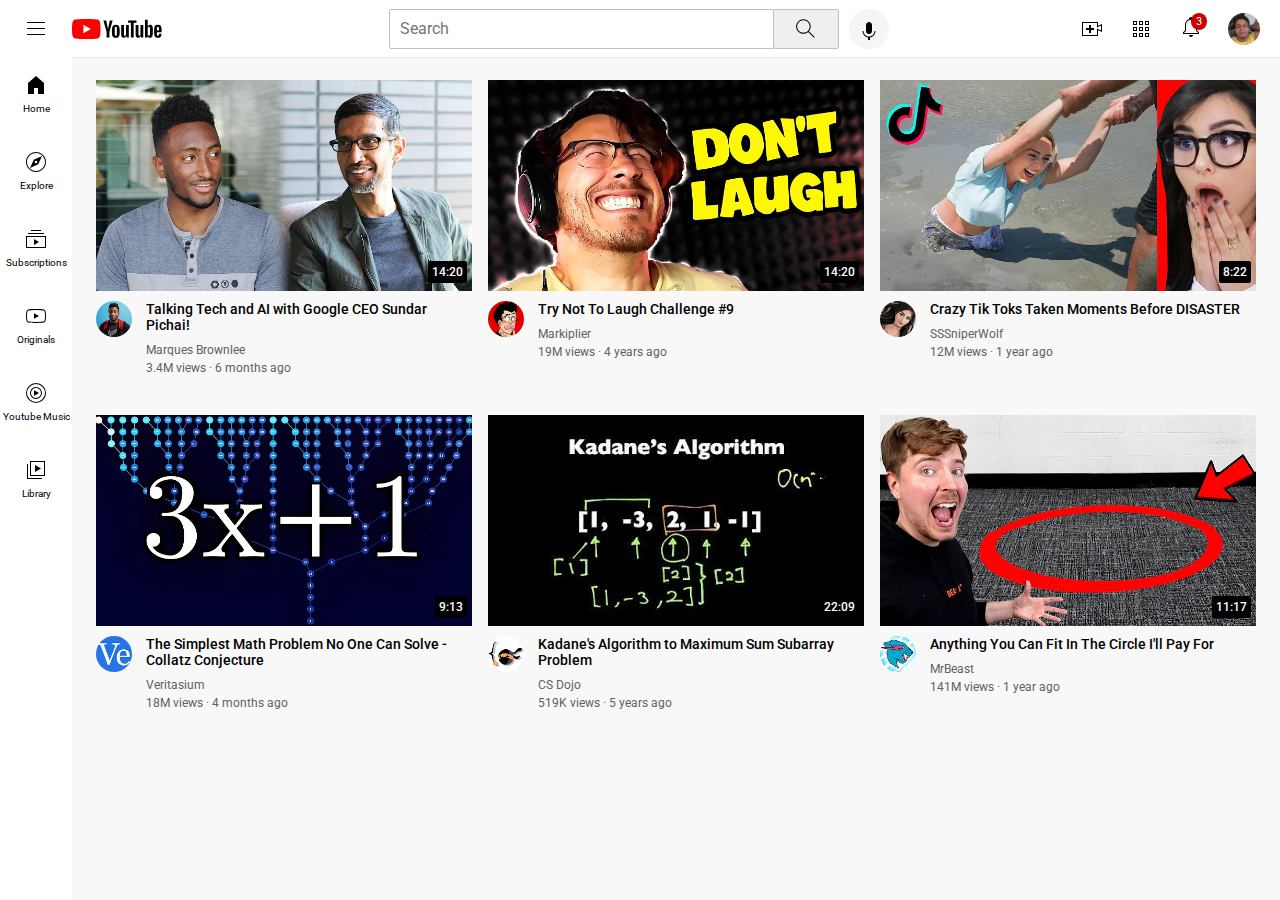
<file: index.html>
<!DOCTYPE html>
<html lang="en">

<head>
  <title>Youtube.com clone</title>

  <link rel="preconnect" href="https://fonts.googleapis.com">
  <link rel="preconnect" href="https://fonts.gstatic.com" crossorigin>
  <link href="https://fonts.googleapis.com/css2?
    family=Montserrat:wght@400;700&family=Roboto:wght@400;500;700&display=swap" rel="stylesheet">
  <link rel="stylesheet" href="styles/video.css">
  <link rel="stylesheet" href="styles/header.css">
  <link rel="stylesheet" href="styles/general.css">
  <link rel="stylesheet" href="styles/sidebar.css">
</head>

<body>
  <div class="header">
    <div class="left-section">
      <img class="hamburger-menu" src="icons/hamburger-menu.svg">
      <img class="youtube-logo" src="icons/youtube-logo.svg">
    </div>

    <div class="sidebar">
      <div class="sidebar-link">
        <img src="icons/home.svg">
      <div>Home</div>
      </div>
      <div class="sidebar-link">
        <img src="icons/explore.svg">
        <div>Explore</div>
      </div>
      <div class="sidebar-link">
        <img src="icons/subscriptions.svg">
        <div>Subscriptions</div>
      </div>
      <div class="sidebar-link">
        <img src="icons/originals.svg">
        <div>Originals</div>
      </div>
      <div class="sidebar-link">
        <img src="icons/youtube-music.svg">
        <div>Youtube Music</div>
      </div>
      <div class="sidebar-link">
        <img src="icons/library.svg">
        <div>Library</div>
      </div>
    </div>

    <div class="middle-section">
      <input class="search-bar" placeholder="Search" type="text">
      <button class="search-button">
        <img class="search-icon" src="icons/search.svg">
        <div class="toolTip">Search</div>
      </button>

      <button class="voice-search-button">
        <img class="voice-search-icon" src="icons/voice-search-icon.svg">
        <div class="toolTip">Search with your voice</div>
      </button>

    </div>
    <divc class="right-section">

      <div class="upload-icon-container">
        <img class="upload-icons" src="icons/upload.svg">
        <div class="toolTip">Create</div>
      </div>
      
      <div class="youtube-apps">
        <img class="youtube-apps-icons" src="icons/youtube-apps.svg">
        <div class="toolTip">Youtube apps</div>
      </div>
     

      <div class="notifications-icon-container">
        <img class="notifications-icon" src="icons/notifications.svg">
        <div class="toolTip">Notifications</div>
        <div class="notifications-count">3</div>
      </div>

      <img class="current-user-picture" src="channel-picture/profile.jpg">
  </div>

  <div class="video-grid">

    <div class="video-preview">

      <div class="thumbnail-row">
        <img class="thumbnail" src="thumbnails/thumbnail-1.webp">
        <div class="video-time">14:20</div>
      </div>


      <div class="video-info-grid">
        <div class="channel-picture">
          <img class="profile-picture" src="channel-picture/channel-1.jpeg">
        </div>
        <div class="video-info">
          <p class="Video-title">
            Talking Tech and AI with Google CEO Sundar Pichai!
          </p>
          <p class="video-author">Marques Brownlee

          </p>
          <p class="video-stats">3.4M views &#183; 6 months ago
          </p>
        </div>
      </div>
    </div>

    <div class="video-preview">

      <div class="thumbnail-row">
        <img class="thumbnail" src="thumbnails/thumbnail-2.webp">
        <div class="video-time">14:20</div>
      </div>
      <div class="video-info-grid">

        <div class="channel-picture">
          <img class="profile-picture" src="thumbnails/channel-2.jpeg">
        </div>

        <div class="video-info">
          <p class="Video-title">
            Try Not To Laugh Challenge #9
          </p>
          <p class="video-author">Markiplier

          </p>
          <p class="video-stats">19M views &#183; 4 years ago
          </p>
        </div>
      </div>
    </div>

    <div class="video-preview">

      <div class="thumbnail-row">
        <img class="thumbnail" src="thumbnails/thumbnail-3.webp">
        <div class="video-time">8:22</div>
      </div>

      <div class="video-info-grid">
        <div class="channel-picture">
          <img class="profile-picture" src="channel-picture/channel-3.jpeg">
        </div>
        <div class="video-info">
          <p class="Video-title">
            Crazy Tik Toks Taken Moments Before DISASTER
          </p>
          <p class="video-author">SSSniperWolf

          </p>
          <p class="video-stats">12M views &#183; 1 year ago
          </p>
        </div>
      </div>
    </div>

    <div class="video-preview">

      <div class="thumbnail-row">
        <img class="thumbnail" src="thumbnails/thumbnail-4.webp">
        <div class="video-time">9:13</div>
      </div>
      <div class="video-info-grid">

        <div class="channel-picture">
          <img class="profile-picture" src="channel-picture/channel-4.jpeg">
        </div>

        <div class="video-info">
          <p class="Video-title">
            The Simplest Math Problem No One Can Solve - Collatz Conjecture
          </p>
          <p class="video-author">Veritasium

          </p>
          <p class="video-stats">18M views &#183; 4 months ago
          </p>
        </div>
      </div>
    </div>

    <div class="video-preview">

      <div class="thumbnail-row">
        <img class="thumbnail" src="thumbnails/thumbnail-5.webp">
        <div class="video-time">22:09</div>
      </div>

      <div class="video-info-grid">
        <div class="channel-picture">
          <img class="profile-picture" src="channel-picture/channel-5.jpeg">
        </div>
        <div class="video-info">
          <p class="Video-title">
            Kadane's Algorithm to Maximum Sum Subarray Problem
          </p>
          <p class="video-author">CS Dojo

          </p>
          <p class="video-stats">519K views &#183; 5 years ago
          </p>
        </div>
      </div>
    </div>

    <div class="video-preview">

      <div class="thumbnail-row">
        <img class="thumbnail" src="thumbnails/thumbnail-6.webp">
        <div class="video-time">11:17</div>
      </div>
      <div class="video-info-grid">

        <div class="channel-picture">
          <img class="profile-picture" src="channel-picture/channel-6.jpeg">
        </div>

        <div class="video-info">
          <p class="Video-title">
            Anything You Can Fit In The Circle I&#39;ll Pay For
          </p>
          <p class="video-author">MrBeast

          </p>
          <p class="video-stats">141M views &#183; 1 year ago
          </p>
        </div>
      </div>
    </div>


  </div>


</body>

</html>
</file>
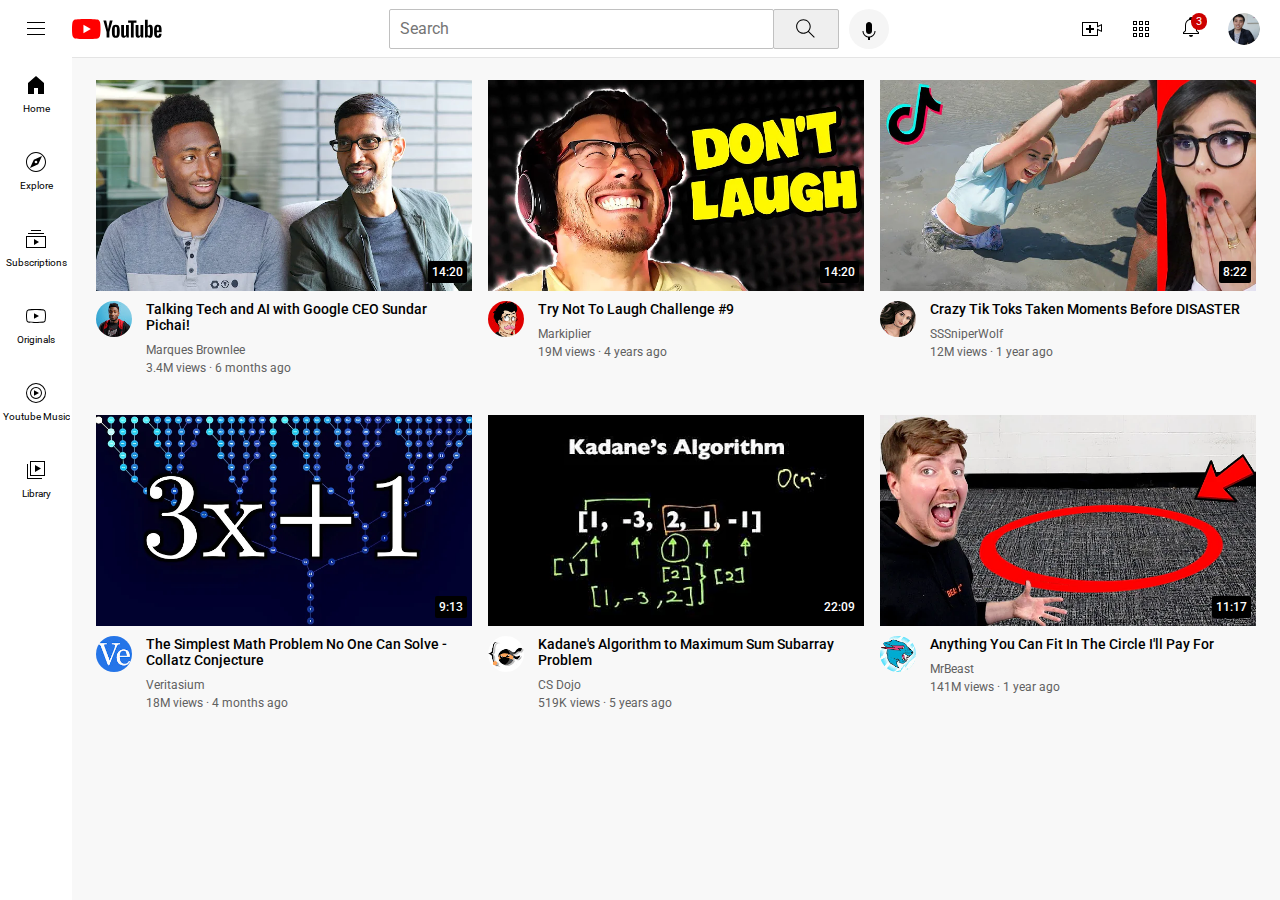
<file: youtube.html>
<!DOCTYPE html>
<html lang="en">

<head>
  <title>Youtube.com clone</title>

  <link rel="preconnect" href="https://fonts.googleapis.com">
  <link rel="preconnect" href="https://fonts.gstatic.com" crossorigin>
  <link href="https://fonts.googleapis.com/css2?
    family=Montserrat:wght@400;700&family=Roboto:wght@400;500;700&display=swap" rel="stylesheet">
  <link rel="stylesheet" href="styles/video.css">
  <link rel="stylesheet" href="styles/header.css">
  <link rel="stylesheet" href="styles/general.css">
  <link rel="stylesheet" href="styles/sidebar.css">
</head>

<body>
  <div class="header">
    <div class="left-section">
      <img class="hamburger-menu" src="icons/hamburger-menu.svg">
      <img class="youtube-logo" src="icons/youtube-logo.svg">
    </div>

    <div class="sidebar">
      <div class="sidebar-link">
        <img src="icons/home.svg">
      <div>Home</div>
      </div>
      <div class="sidebar-link">
        <img src="icons/explore.svg">
        <div>Explore</div>
      </div>
      <div class="sidebar-link">
        <img src="icons/subscriptions.svg">
        <div>Subscriptions</div>
      </div>
      <div class="sidebar-link">
        <img src="icons/originals.svg">
        <div>Originals</div>
      </div>
      <div class="sidebar-link">
        <img src="icons/youtube-music.svg">
        <div>Youtube Music</div>
      </div>
      <div class="sidebar-link">
        <img src="icons/library.svg">
        <div>Library</div>
      </div>
    </div>

    <div class="middle-section">
      <input class="search-bar" placeholder="Search" type="text">
      <button class="search-button">
        <img class="search-icon" src="icons/search.svg">
        <div class="toolTip">Search</div>
      </button>

      <button class="voice-search-button">
        <img class="voice-search-icon" src="icons/voice-search-icon.svg">
        <div class="toolTip">Search with your voice</div>
      </button>

    </div>
    <divc class="right-section">

      <div class="upload-icon-container">
        <img class="upload-icons" src="icons/upload.svg">
        <div class="toolTip">Create</div>
      </div>
      
      <div class="youtube-apps">
        <img class="youtube-apps-icons" src="icons/youtube-apps.svg">
        <div class="toolTip">Youtube apps</div>
      </div>
     

      <div class="notifications-icon-container">
        <img class="notifications-icon" src="icons/notifications.svg">
        <div class="toolTip">Notifications</div>
        <div class="notifications-count">3</div>
      </div>

      <img class="current-user-picture" src="channel-picture/my-channel.jpeg">
  </div>

  <div class="video-grid">

    <div class="video-preview">

      <div class="thumbnail-row">
        <img class="thumbnail" src="thumbnails/thumbnail-1.webp">
        <div class="video-time">14:20</div>
      </div>


      <div class="video-info-grid">
        <div class="channel-picture">
          <img class="profile-picture" src="channel-picture/channel-1.jpeg">
        </div>
        <div class="video-info">
          <p class="Video-title">
            Talking Tech and AI with Google CEO Sundar Pichai!
          </p>
          <p class="video-author">Marques Brownlee

          </p>
          <p class="video-stats">3.4M views &#183; 6 months ago
          </p>
        </div>
      </div>
    </div>

    <div class="video-preview">

      <div class="thumbnail-row">
        <img class="thumbnail" src="thumbnails/thumbnail-2.webp">
        <div class="video-time">14:20</div>
      </div>
      <div class="video-info-grid">

        <div class="channel-picture">
          <img class="profile-picture" src="thumbnails/channel-2.jpeg">
        </div>

        <div class="video-info">
          <p class="Video-title">
            Try Not To Laugh Challenge #9
          </p>
          <p class="video-author">Markiplier

          </p>
          <p class="video-stats">19M views &#183; 4 years ago
          </p>
        </div>
      </div>
    </div>

    <div class="video-preview">

      <div class="thumbnail-row">
        <img class="thumbnail" src="thumbnails/thumbnail-3.webp">
        <div class="video-time">8:22</div>
      </div>

      <div class="video-info-grid">
        <div class="channel-picture">
          <img class="profile-picture" src="channel-picture/channel-3.jpeg">
        </div>
        <div class="video-info">
          <p class="Video-title">
            Crazy Tik Toks Taken Moments Before DISASTER
          </p>
          <p class="video-author">SSSniperWolf

          </p>
          <p class="video-stats">12M views &#183; 1 year ago
          </p>
        </div>
      </div>
    </div>

    <div class="video-preview">

      <div class="thumbnail-row">
        <img class="thumbnail" src="thumbnails/thumbnail-4.webp">
        <div class="video-time">9:13</div>
      </div>
      <div class="video-info-grid">

        <div class="channel-picture">
          <img class="profile-picture" src="channel-picture/channel-4.jpeg">
        </div>

        <div class="video-info">
          <p class="Video-title">
            The Simplest Math Problem No One Can Solve - Collatz Conjecture
          </p>
          <p class="video-author">Veritasium

          </p>
          <p class="video-stats">18M views &#183; 4 months ago
          </p>
        </div>
      </div>
    </div>

    <div class="video-preview">

      <div class="thumbnail-row">
        <img class="thumbnail" src="thumbnails/thumbnail-5.webp">
        <div class="video-time">22:09</div>
      </div>

      <div class="video-info-grid">
        <div class="channel-picture">
          <img class="profile-picture" src="channel-picture/channel-5.jpeg">
        </div>
        <div class="video-info">
          <p class="Video-title">
            Kadane's Algorithm to Maximum Sum Subarray Problem
          </p>
          <p class="video-author">CS Dojo

          </p>
          <p class="video-stats">519K views &#183; 5 years ago
          </p>
        </div>
      </div>
    </div>

    <div class="video-preview">

      <div class="thumbnail-row">
        <img class="thumbnail" src="thumbnails/thumbnail-6.webp">
        <div class="video-time">11:17</div>
      </div>
      <div class="video-info-grid">

        <div class="channel-picture">
          <img class="profile-picture" src="channel-picture/channel-6.jpeg">
        </div>

        <div class="video-info">
          <p class="Video-title">
            Anything You Can Fit In The Circle I&#39;ll Pay For
          </p>
          <p class="video-author">MrBeast

          </p>
          <p class="video-stats">141M views &#183; 1 year ago
          </p>
        </div>
      </div>
    </div>


  </div>


</body>

</html>
</file>
<file: styles/video.css>
.thumbnail {
  width: 100%;
  display: block;
}


.Video-title {
  text-decoration: none;
  margin-top: 0;
  color: black;
  font-size: 14px;
  font-weight: 500;
  line-height: 16px;
  margin-bottom: 10px;
}

.Video-title2 {
  text-decoration: none;
  margin-top: 12px;
  color: black;
  font-size: 14px;
  font-weight: 500;
  line-height: 16px;
  margin-bottom: 14px;
}



.video-info-grid {
  display: grid;
  grid-template-columns: 50px 1fr;

}

.channel-picture {

  vertical-align: top;

}

.profile-picture {
  width: 36px;
  border-radius: 50px;
}

.thumbnail-row {
  margin-bottom: 10px;
  position: relative;
}

.video-stats {
  font-size: 12px;
  color: rgb(96, 96, 96);
}

.video-author {
  font-size: 12px;
  color: rgb(96, 96, 96);
  margin-bottom: 4px;
}

.video-grid {
  display: grid;
  grid-template-columns: 1fr 1fr 1fr;
  column-gap: 16px;
  row-gap: 40px;
}
@media (max-width: 750px){
.video-grid{
  grid-template-columns: 1fr 1fr;
}

}

.video-time{
  font-family: Roboto, Arial;
  font-size: 12px;
  font-weight: 500;
  padding-left: 4px;
  padding-right: 4px;
  padding-top: 4px;
  border-radius: 2px;
  padding-bottom: 4px;
  background-color: black;
  color: white;
  position: absolute;
  bottom: 8px;
  right: 5px;
}
</file>
<file: styles/header.css>
.header{
  height: 57px;
  display: flex;
  flex-direction: row;
  justify-content: space-between;
  z-index: 100;

  position: fixed;
  top: 0;
  left: 0;
  right: 0;
  background-color: white;
  border-bottom-width: 1px;
  border-bottom-style: solid;
  border-bottom-color: rgb(228 , 228, 228); 
}
.left-section{
  align-items: center;
  display: flex;
 
}
.middle-section{
  flex: 1;
  text-align: center;
  margin-left: 70px;
  max-width: 500px;
  align-items: center;
  display: flex;
}
.right-section{
  width: 180px;
  margin-left: 35px;
  margin-right: 20px;
  display: flex;
  align-items: center;
  justify-content: space-between;
  flex-shrink: 0;
}
.hamburger-menu {
  height: 24px;
  margin-right: 24px;
  margin-left:  24px;

}
.youtube-logo{
  height: 20px;
}
.search-bar{
flex: 1;
height: 36px;
padding-left: 10px;
font-size: 16px;
border-width: 1px;
border-style: solid;
border-color: rgb(192, 192, 192);
border-radius: 2px;
box-shadow: inset 1px 2px 3px rgba(0,0,0,0.05 green, blue, alpha);
width: 0;
}
.search-bar::placeholder{
  font-family:  Roboto, Arial;
  font-size: 16px;
}
.search-icon{
  height: 25px; 
}

.search-button{
  height: 40px;
  width: 66px;
  border-color: rgb(192, 192, 192);
  border-style: solid;
  box-shadow: inset 1px 2px 3px rgba(0,0,0,0.05 green, blue, alpha);
  border-width: 1px;
  border-radius: 2px;
  margin-left: -1px;
  margin-right: 10px;
  position: relative;
}


.voice-search-button{
  height: 40px;
  width: 40px;
  border-radius: 20px;
  border: none;
  background-color: rgb(245, 245, 245);
}

.voice-search-icon{
  height: 24px;
  margin-top: 4px;
 }

 .upload-icons{
  height: 24px;
 }
 .youtube-apps-icons{
  height: 24px;
 }

 .current-user-picture{
  height: 32px;
  border-radius: 16px;

 }

 .notifications-icon{
  height: 24px;
 }

 .notifications-count{
  font-family: Roboto, Arial;
  font-size: 11px;
  border-radius: 10px;
  position: absolute;
  background-color:rgb(204, 0, 0);
  color: white;
  padding-left: 5px;
  padding-right: 5px;
  padding-top: 2px;
  padding-bottom: 2px;
  top: -2px;
  right: -4px;
 }
 .notifications-icon-container{
  position: relative;
 }

 .search-button .toolTip, 
 .voice-search-button .toolTip,
 .upload-icon-container .toolTip,
 .youtube-apps .toolTip,
 .notifications-icon-container .toolTip{
  font-family: Roboto, Arial;
  position: absolute;
  background-color: gray;
  color: white;
  padding-top: 4px;
  padding-bottom: 4px;
  padding-left:8px ;
  padding-right: 8px;
  border-radius: 2px;
  font-size: 12px;
  bottom: -30px;
  opacity: 0;
  transition: opacity 0.15s;
  pointer-events: none;
  white-space: nowrap;
 }

 .search-button:hover .toolTip,
 .voice-search-button:hover .toolTip,
 .upload-icon-container:hover .toolTip,
 .youtube-apps:hover .toolTip,
 .notifications-icon-container:hover .toolTip{
  opacity: 1;
 }

 .search-button, .voice-search-button, .upload-icon-container, .youtube-apps{
  display: flex;
  justify-content: center;
  align-items: center;
 }
</file>
<file: styles/general.css>
p {
  font-family: Roboto, Arial, sans-serif;
  margin-top: 0;
  margin-bottom: 0;
}

body{
  margin: 0;
  padding-top: 80px;
  padding-left: 96px;
  padding-right: 24px;
  background-color: rgb(248, 248, 248);
}
</file>
<file: styles/sidebar.css>
.sidebar{

  position: fixed;
  left: 0;
  bottom: 0;
  top: 55px; 
  background-color: white;
  width: 72px;
  z-index: 200;
}
.sidebar-link{
  height: 76px;
  margin-bottom: 1px;
  display: flex;
  justify-content: center;
  align-items: center;
  flex-direction: column;
  cursor: pointer;
}
.sidebar-link:hover{
  background-color: lightgray;
}

.sidebar-link img{
  height: 24px;

}

.sidebar-link div{
  font-family: Roboto, Arial;
  font-size: 10px;
  margin-top: 6px;
}
</file>
